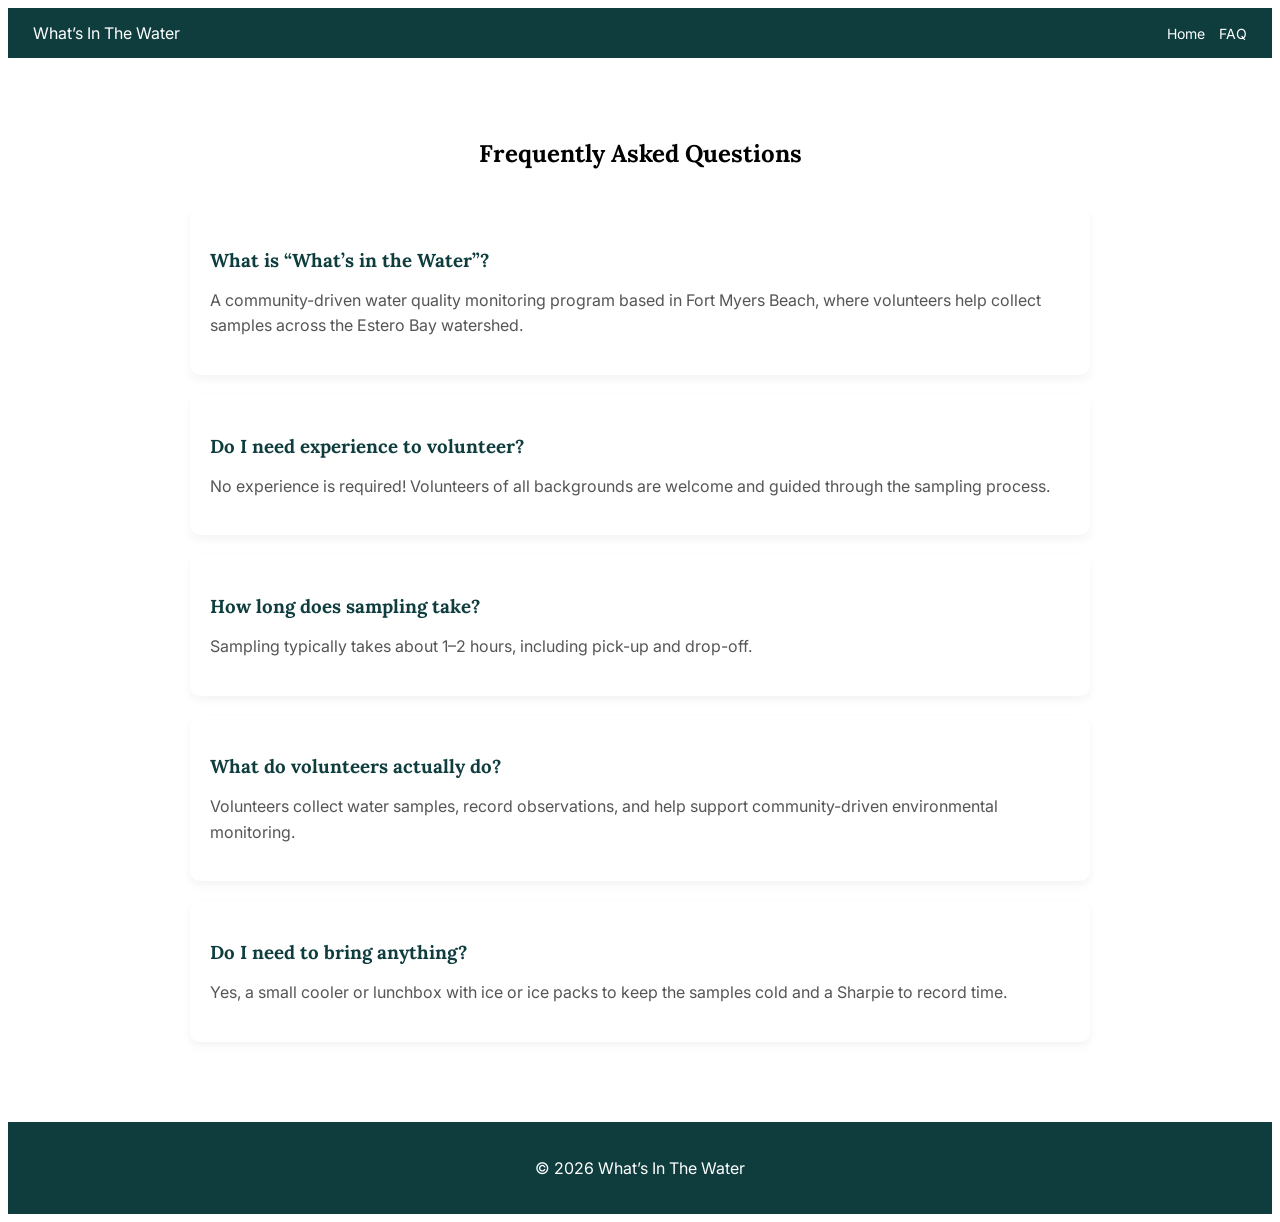
<file: faq.html>
<!DOCTYPE html>
<html lang="en">
<head>
  <meta charset="UTF-8">
  <meta name="viewport" content="width=device-width, initial-scale=1.0">
  <title>FAQ | What's in the Water?</title>

  <!-- SAME FONTS + STYLES -->
  <link href="https://fonts.googleapis.com/css2?family=Inter:wght@400;600&family=Lora:wght@500;600&display=swap" rel="stylesheet">
  <link rel="stylesheet" href="styles.css">
</head>

<body>

<header class="nav">
  <div class="logo">What’s In The Water</div>
  <nav>
    <a href="index.html">Home</a>
    <a href="faq.html">FAQ</a>
  </nav>
</header>

<section class="faq-container">
  <h1>Frequently Asked Questions</h1>

  <div class="faq-item">
    <h3>What is “What’s in the Water”?</h3>
    <p>
      A community-driven water quality monitoring program based in Fort Myers Beach,
      where volunteers help collect samples across the Estero Bay watershed.
    </p>
  </div>

  <div class="faq-item">
    <h3>Do I need experience to volunteer?</h3>
    <p>
      No experience is required! Volunteers of all backgrounds are welcome and guided
      through the sampling process.
    </p>
  </div>

  <div class="faq-item">
    <h3>How long does sampling take?</h3>
    <p>
      Sampling typically takes about 1–2 hours, including pick-up and drop-off.
    </p>
  </div>

  <div class="faq-item">
    <h3>What do volunteers actually do?</h3>
    <p>
      Volunteers collect water samples, record observations, and help support
      community-driven environmental monitoring.
    </p>
  </div>

    <div class="faq-item">
    <h3>Do I need to bring anything?</h3>
    <p>
      Yes, a small cooler or lunchbox with ice or ice packs to keep the samples cold and a Sharpie to record time.
    </p>
  </div>

</section>

<footer>
  <p>© 2026 What’s In The Water</p>
</footer>

</body>
</html>
</file>
<file: styles.css>
body {
  font-family: 'Inter', Arial, sans-serif;
}

h1, h2, h3 {
  font-family: 'Lora', serif;
}

.nav {
  display: flex;
  justify-content: space-between;
  align-items: center;
  padding: 15px 25px;
  background: #0f3d3e;
  color: white;
  position: sticky;
  top: 0;
}

.nav a {
  color: white;
  margin-left: 10px;
  text-decoration: none;
  font-size: 14px;
}

.hero {
  height: 80vh;
  display: flex;
  align-items: center;
  justify-content: center;
  text-align: center;
  color: white;
  background:
    linear-gradient(rgba(15,61,62,0.6), rgba(15,61,62,0.85)),
    url("hero.jpg") center/cover;
}

.hero h1 {
  font-size: 3.5rem;
  letter-spacing: 1px;
}

.hero h1 {
  animation: fadeIn 1.5s ease-in-out;
}

@keyframes fadeIn {
  from { opacity: 0; transform: translateY(20px); }
  to { opacity: 1; transform: translateY(0); }
}

.hero p {
  font-size: 18px;
  max-width: 600px;
  margin: 10px auto;
}

.hero-buttons {
  margin-top: 15px;
}

.btn {
  padding: 10px 15px;
  margin: 5px;
  border-radius: 6px;
  display: inline-block;
  text-decoration: none;
  transition: all 0.2s ease;
}

.btn:hover {
  transform: scale(1.05);
  opacity: 0.9;
}

.primary {
  background: #5aa897;
  color: white;
}

.secondary {
  background: white;
  color: #0f3d3e;
}

.section {
  padding: 70px 20px;
  max-width: 1000px;
  margin: auto;
}

.highlight {
  background: #dcebe7;
  text-align: center;
}

.grid {
  display: grid;
  grid-template-columns: repeat(auto-fit, minmax(200px, 1fr));
  gap: 20px;
  justify-items: center;
}

.grid .card:not(:has(iframe)) {
  display: flex;
  flex-direction: column;
  align-items: center;
}

.card {
  background: white;
  padding: 20px;
  border-radius: 10px;
  box-shadow: 0 4px 10px rgba(0,0,0,0.05);
  text-align: center;
}

.flip-card:hover {
  transform: translateY(-5px);
  transition: transform 0.2s ease;
}

.gallery {
  display: grid;
  grid-template-columns: repeat(auto-fit, minmax(150px, 1fr));
  gap: 10px;
}

.gallery img {
  width: 100%;
  height: 180px;
  object-fit: cover;
  border-radius: 10px;
  transition: 0.3s;
}

.gallery img:hover {
  transform: scale(1.05);
}

.partners {
  display: grid;
  gap: 10px;
}

footer {
  text-align: center;
  padding: 20px;
  background: #0f3d3e;
  color: white;
}

.sponsors {
  background: #ffffff;
  padding: 40px 20px;
  text-align: center;
}

.sponsors h3 {
  font-size: 16px;
  letter-spacing: 1px;
  color: #6b7c7d;
  margin-bottom: 20px;
  text-transform: uppercase;
}

.sponsor-logos {
  display: flex;
  justify-content: center;
  align-items: center;
  gap: 50px;
  flex-wrap: wrap;
}


.sponsor-logos img {
  max-height: 80px;
  max-width: 250px;
  object-fit: contain;
}

.sponsor-logos img:hover {
  opacity: 1;
  transform: scale(1.05);
}

.facts {
  display: grid;
  grid-template-columns: repeat(auto-fit, minmax(180px, 1fr));
  gap: 15px;
  max-width: 1000px;
  margin: 20px auto;
  padding: 0 20px;
}

.facts div {
  background: #0f3d3e;
  color: white;
  padding: 25px;
  border-radius: 12px;
  text-align: center;
}


.facts h2 {
  font-size: 28px;
  margin: 0;
}

.facts p {
  margin: 5px 0 0;
  font-size: 14px;
}

.carousel {
  position: relative;
  max-width: 500px;
  margin: 30px auto;
  overflow: hidden;
  border-radius: 10px;
}

.carousel-track {
  display: flex;
  transition: transform 0.4s ease;
  z-index: 1;
}

.slide {
  flex: 0 0 100%;
  display: flex;
  justify-content: center;
  align-items: center;
  background: #000;
}

.carousel-track img {
  max-width: 100%;
  height: auto;
  display: block;
  margin: 0 auto;
}

/* buttons */
.prev, .next {
  position: absolute;
  top: 50%;
  transform: translateY(-50%);
  background: rgba(0,0,0,0.5);
  color: white;
  border: none;
  padding: 8px 12px;
  cursor: pointer;
  font-size: 18px;
  border-radius: 5px;
  z-index: 10;
}

.prev { left: 5px; }
.next { right: 5px; }

.card {
  background: white;
  padding: 20px;
  border-radius: 10px;
  box-shadow: 0 4px 10px rgba(0,0,0,0.05);
}

/* Section Background Alternation */
.section:nth-of-type(even) {
  background: #ffffff;
}

.section:nth-of-type(odd) {
  background: #f0f4f3;
}

iframe {
  display: block;
  width: 100%;
}

.card iframe {
  width: 100%;
  height: 450px;
  border-radius: 10px;
}

/* FAQ PAGE */
.faq-container {
  max-width: 900px;
  margin: 80px auto;
  padding: 0 20px;
}

.faq-container h1 {
  text-align: center;
  margin-bottom: 40px;
}

.faq-item {
  background: white;
  padding: 20px;
  margin-bottom: 20px;
  border-radius: 10px;
  box-shadow: 0 4px 10px rgba(0,0,0,0.05);
}

.faq-item h3 {
  color: #0f3d3e;
  margin-bottom: 10px;
}

.faq-item p {
  color: #555;
  line-height: 1.6;
}

/* HAMBURGER MENU */
.menu-toggle {
  display: none;
  font-size: 24px;
  cursor: pointer;
}

/* ALWAYS HAMBURGER NAV */

.menu-toggle {
  display: block;
  font-size: 26px;
  cursor: pointer;
  color: white;
}

/* Hide menu by default */
#nav-links {
  display: none;
  flex-direction: column;
  position: absolute;
  top: 60px;
  right: 20px;
  width: 220px;
  background: #0f3d3e;
  border-radius: 10px;
  padding: 10px 0;
  box-shadow: 0 10px 25px rgba(0,0,0,0.2);
}

/* Show when clicked */
#nav-links.active {
  display: flex;
}

/* Style each link */
#nav-links a {
  padding: 12px 20px;
  text-align: left;
}

/* OPTIONAL: hover effect */
#nav-links a:hover {
  background: rgba(255,255,255,0.1);
}

/* FLIP CARDS */
.flip-card {
  perspective: 1000px;
  width: 100%;
  max-width: 220px;
  margin: auto;
}

.flip-inner {
  position: relative;
  width: 100%;
  height: 130px;
  transition: transform 0.5s ease;
  transform-style: preserve-3d;
}

.flip-card:hover .flip-inner {
  transform: rotateY(180deg);
}

.flip-front,
.flip-back {
  position: absolute;
  width: 100%;
  height: 100%;
  padding: 15px;
  border-radius: 10px;
  backface-visibility: hidden;
  display: flex;
  align-items: center;
  justify-content: center;
  text-align: center;
}

/* FRONT */
.flip-front {
  background: white;
  box-shadow: 0 4px 10px rgba(0,0,0,0.05);
  font-weight: 600;
}

/* BACK */
.flip-back {
  background: #0f3d3e;
  color: white;
  transform: rotateY(180deg);
  font-size: 13px;
  line-height: 1.4;
}
.parking-map {
  width: 100%;
  max-width: 900px;
  display: block;
  margin: 0 auto;
  border-radius: 10px;
}
</file>
